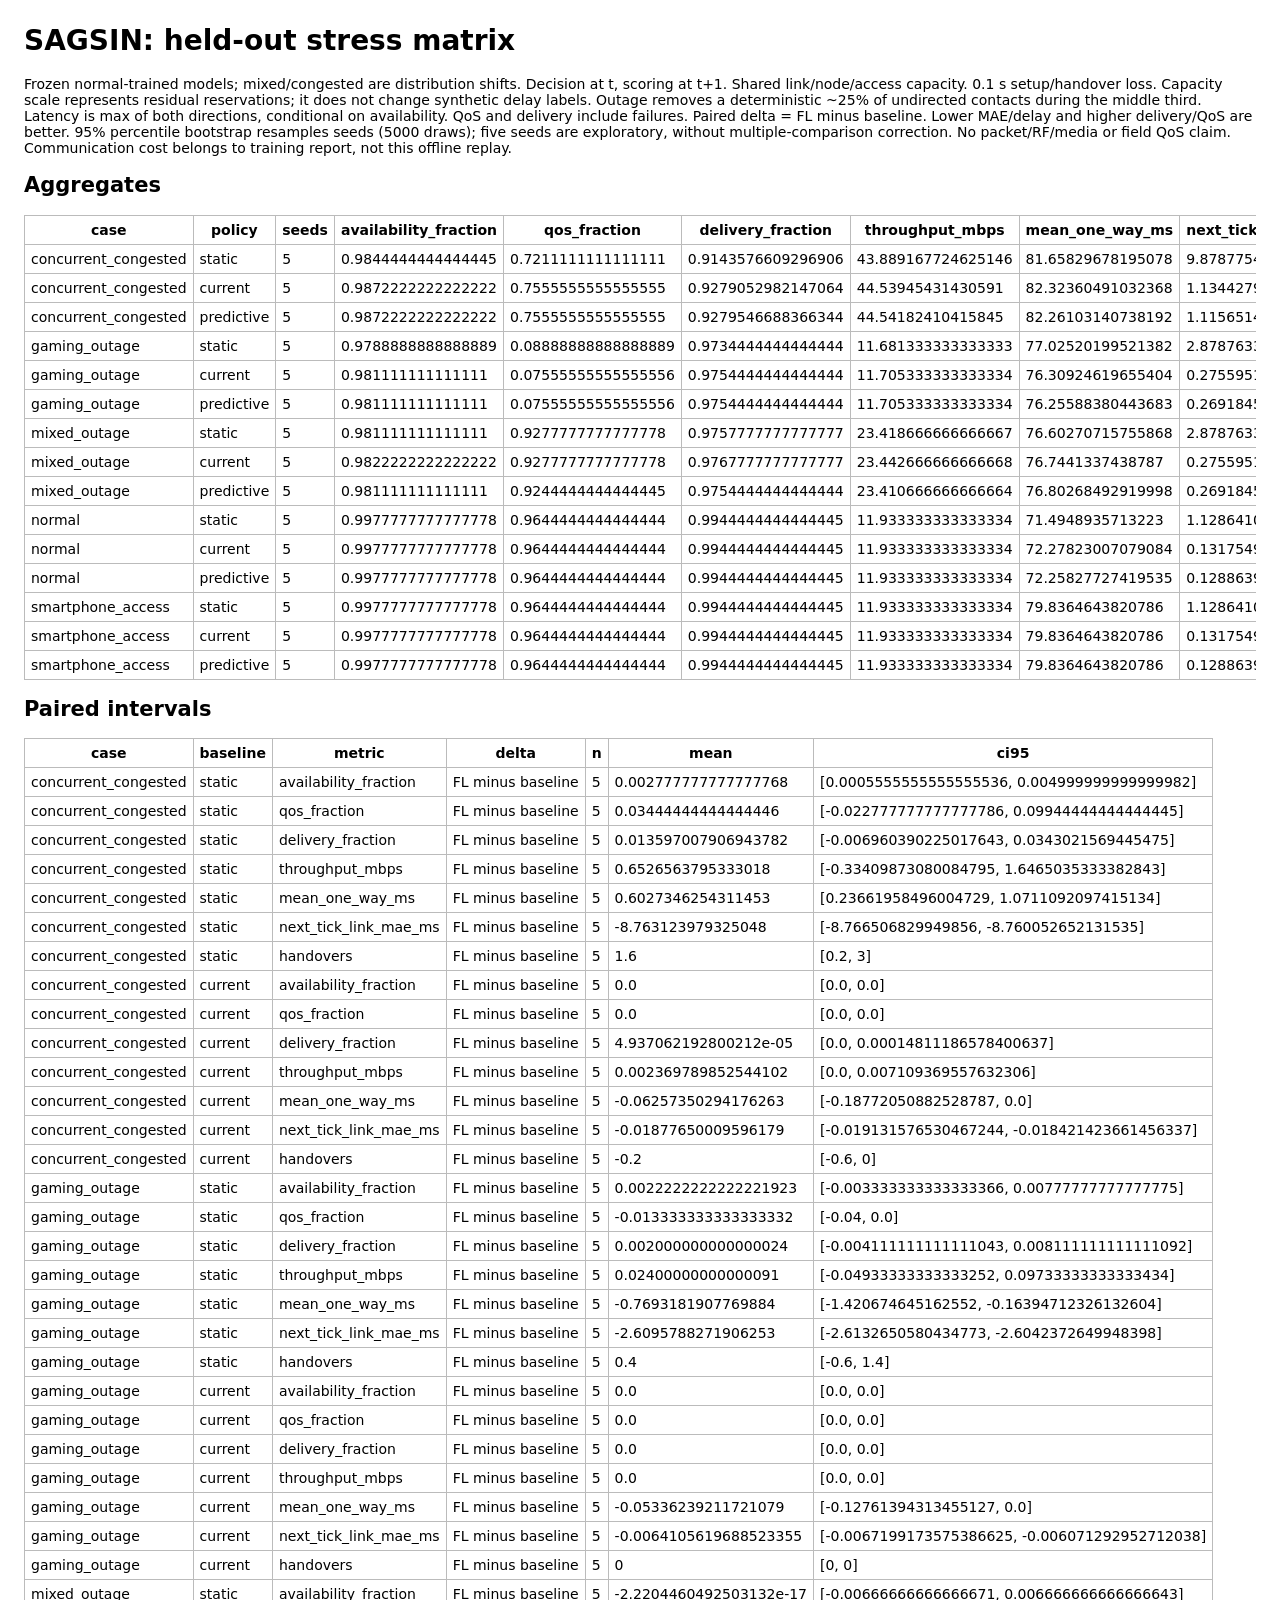
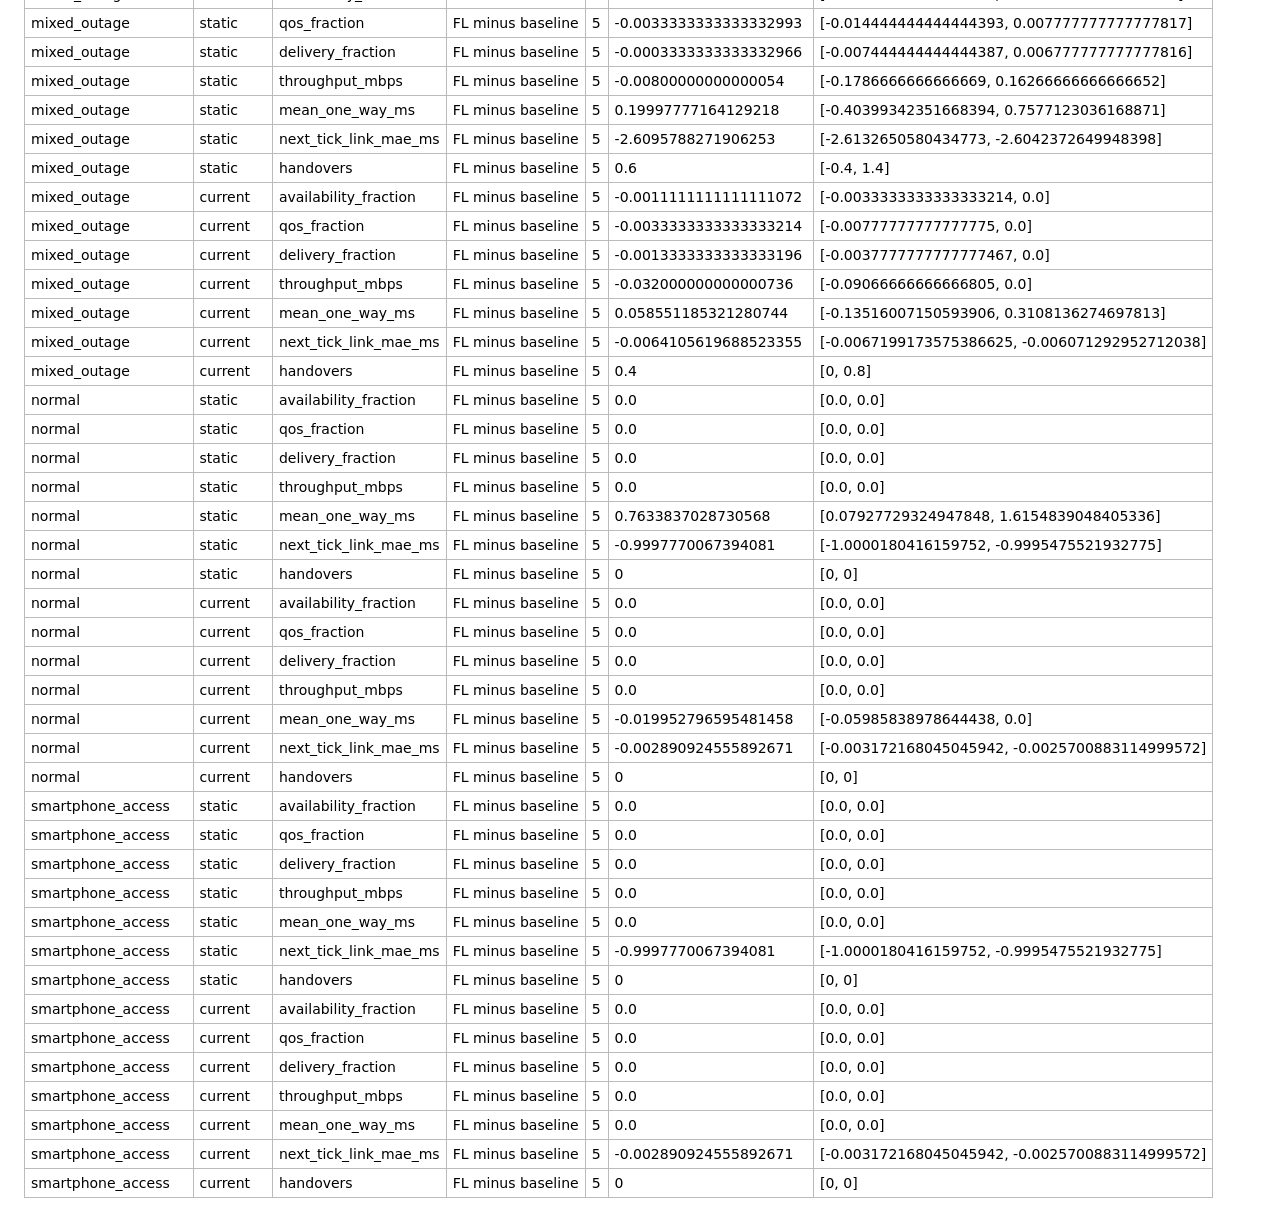
<file: data/output/acceptance_20261031_final/report.html>
<!doctype html><meta charset="utf-8"><title>SAGSIN acceptance matrix</title><style>body{font:14px system-ui;margin:24px}section{overflow:auto}table{border-collapse:collapse}td,th{border:1px solid #bbb;padding:6px}</style><h1>SAGSIN: held-out stress matrix</h1><p>Frozen normal-trained models; mixed/congested are distribution shifts. Decision at t, scoring at t+1. Shared link/node/access capacity. 0.1 s setup/handover loss. Capacity scale represents residual reservations; it does not change synthetic delay labels. Outage removes a deterministic ~25% of undirected contacts during the middle third. Latency is max of both directions, conditional on availability. QoS and delivery include failures. Paired delta = FL minus baseline. Lower MAE/delay and higher delivery/QoS are better. 95% percentile bootstrap resamples seeds (5000 draws); five seeds are exploratory, without multiple-comparison correction. No packet/RF/media or field QoS claim. Communication cost belongs to training report, not this offline replay.</p><h2>Aggregates</h2><section><table><tr><th>case</th><th>policy</th><th>seeds</th><th>availability_fraction</th><th>qos_fraction</th><th>delivery_fraction</th><th>throughput_mbps</th><th>mean_one_way_ms</th><th>next_tick_link_mae_ms</th><th>handovers</th></tr><tr><td>concurrent_congested</td><td>static</td><td>5</td><td>0.9844444444444445</td><td>0.7211111111111111</td><td>0.9143576609296906</td><td>43.889167724625146</td><td>81.65829678195078</td><td>9.87877540466005</td><td>6</td></tr><tr><td>concurrent_congested</td><td>current</td><td>5</td><td>0.9872222222222222</td><td>0.7555555555555555</td><td>0.9279052982147064</td><td>44.53945431430591</td><td>82.32360491032368</td><td>1.1344279254309657</td><td>7.8</td></tr><tr><td>concurrent_congested</td><td>predictive</td><td>5</td><td>0.9872222222222222</td><td>0.7555555555555555</td><td>0.9279546688366344</td><td>44.54182410415845</td><td>82.26103140738192</td><td>1.1156514253350038</td><td>7.6</td></tr><tr><td>gaming_outage</td><td>static</td><td>5</td><td>0.9788888888888889</td><td>0.08888888888888889</td><td>0.9734444444444444</td><td>11.681333333333333</td><td>77.02520199521382</td><td>2.8787633907357324</td><td>3.8</td></tr><tr><td>gaming_outage</td><td>current</td><td>5</td><td>0.981111111111111</td><td>0.07555555555555556</td><td>0.9754444444444444</td><td>11.705333333333334</td><td>76.30924619655404</td><td>0.2755951255139595</td><td>4.2</td></tr><tr><td>gaming_outage</td><td>predictive</td><td>5</td><td>0.981111111111111</td><td>0.07555555555555556</td><td>0.9754444444444444</td><td>11.705333333333334</td><td>76.25588380443683</td><td>0.26918456354510717</td><td>4.2</td></tr><tr><td>mixed_outage</td><td>static</td><td>5</td><td>0.981111111111111</td><td>0.9277777777777778</td><td>0.9757777777777777</td><td>23.418666666666667</td><td>76.60270715755868</td><td>2.8787633907357324</td><td>3.6</td></tr><tr><td>mixed_outage</td><td>current</td><td>5</td><td>0.9822222222222222</td><td>0.9277777777777778</td><td>0.9767777777777777</td><td>23.442666666666668</td><td>76.7441337438787</td><td>0.2755951255139595</td><td>3.8</td></tr><tr><td>mixed_outage</td><td>predictive</td><td>5</td><td>0.981111111111111</td><td>0.9244444444444445</td><td>0.9754444444444444</td><td>23.410666666666664</td><td>76.80268492919998</td><td>0.26918456354510717</td><td>4.2</td></tr><tr><td>normal</td><td>static</td><td>5</td><td>0.9977777777777778</td><td>0.9644444444444444</td><td>0.9944444444444445</td><td>11.933333333333334</td><td>71.4948935713223</td><td>1.1286410044611368</td><td>0</td></tr><tr><td>normal</td><td>current</td><td>5</td><td>0.9977777777777778</td><td>0.9644444444444444</td><td>0.9944444444444445</td><td>11.933333333333334</td><td>72.27823007079084</td><td>0.13175492227762145</td><td>0</td></tr><tr><td>normal</td><td>predictive</td><td>5</td><td>0.9977777777777778</td><td>0.9644444444444444</td><td>0.9944444444444445</td><td>11.933333333333334</td><td>72.25827727419535</td><td>0.12886399772172877</td><td>0</td></tr><tr><td>smartphone_access</td><td>static</td><td>5</td><td>0.9977777777777778</td><td>0.9644444444444444</td><td>0.9944444444444445</td><td>11.933333333333334</td><td>79.8364643820786</td><td>1.1286410044611368</td><td>0</td></tr><tr><td>smartphone_access</td><td>current</td><td>5</td><td>0.9977777777777778</td><td>0.9644444444444444</td><td>0.9944444444444445</td><td>11.933333333333334</td><td>79.8364643820786</td><td>0.13175492227762145</td><td>0</td></tr><tr><td>smartphone_access</td><td>predictive</td><td>5</td><td>0.9977777777777778</td><td>0.9644444444444444</td><td>0.9944444444444445</td><td>11.933333333333334</td><td>79.8364643820786</td><td>0.12886399772172877</td><td>0</td></tr></table></section><h2>Paired intervals</h2><section><table><tr><th>case</th><th>baseline</th><th>metric</th><th>delta</th><th>n</th><th>mean</th><th>ci95</th></tr><tr><td>concurrent_congested</td><td>static</td><td>availability_fraction</td><td>FL minus baseline</td><td>5</td><td>0.002777777777777768</td><td>[0.0005555555555555536, 0.004999999999999982]</td></tr><tr><td>concurrent_congested</td><td>static</td><td>qos_fraction</td><td>FL minus baseline</td><td>5</td><td>0.03444444444444446</td><td>[-0.022777777777777786, 0.09944444444444445]</td></tr><tr><td>concurrent_congested</td><td>static</td><td>delivery_fraction</td><td>FL minus baseline</td><td>5</td><td>0.013597007906943782</td><td>[-0.006960390225017643, 0.0343021569445475]</td></tr><tr><td>concurrent_congested</td><td>static</td><td>throughput_mbps</td><td>FL minus baseline</td><td>5</td><td>0.6526563795333018</td><td>[-0.33409873080084795, 1.6465035333382843]</td></tr><tr><td>concurrent_congested</td><td>static</td><td>mean_one_way_ms</td><td>FL minus baseline</td><td>5</td><td>0.6027346254311453</td><td>[0.23661958496004729, 1.0711092097415134]</td></tr><tr><td>concurrent_congested</td><td>static</td><td>next_tick_link_mae_ms</td><td>FL minus baseline</td><td>5</td><td>-8.763123979325048</td><td>[-8.766506829949856, -8.760052652131535]</td></tr><tr><td>concurrent_congested</td><td>static</td><td>handovers</td><td>FL minus baseline</td><td>5</td><td>1.6</td><td>[0.2, 3]</td></tr><tr><td>concurrent_congested</td><td>current</td><td>availability_fraction</td><td>FL minus baseline</td><td>5</td><td>0.0</td><td>[0.0, 0.0]</td></tr><tr><td>concurrent_congested</td><td>current</td><td>qos_fraction</td><td>FL minus baseline</td><td>5</td><td>0.0</td><td>[0.0, 0.0]</td></tr><tr><td>concurrent_congested</td><td>current</td><td>delivery_fraction</td><td>FL minus baseline</td><td>5</td><td>4.937062192800212e-05</td><td>[0.0, 0.00014811186578400637]</td></tr><tr><td>concurrent_congested</td><td>current</td><td>throughput_mbps</td><td>FL minus baseline</td><td>5</td><td>0.002369789852544102</td><td>[0.0, 0.007109369557632306]</td></tr><tr><td>concurrent_congested</td><td>current</td><td>mean_one_way_ms</td><td>FL minus baseline</td><td>5</td><td>-0.06257350294176263</td><td>[-0.18772050882528787, 0.0]</td></tr><tr><td>concurrent_congested</td><td>current</td><td>next_tick_link_mae_ms</td><td>FL minus baseline</td><td>5</td><td>-0.01877650009596179</td><td>[-0.019131576530467244, -0.018421423661456337]</td></tr><tr><td>concurrent_congested</td><td>current</td><td>handovers</td><td>FL minus baseline</td><td>5</td><td>-0.2</td><td>[-0.6, 0]</td></tr><tr><td>gaming_outage</td><td>static</td><td>availability_fraction</td><td>FL minus baseline</td><td>5</td><td>0.0022222222222221923</td><td>[-0.003333333333333366, 0.00777777777777775]</td></tr><tr><td>gaming_outage</td><td>static</td><td>qos_fraction</td><td>FL minus baseline</td><td>5</td><td>-0.013333333333333332</td><td>[-0.04, 0.0]</td></tr><tr><td>gaming_outage</td><td>static</td><td>delivery_fraction</td><td>FL minus baseline</td><td>5</td><td>0.002000000000000024</td><td>[-0.004111111111111043, 0.008111111111111092]</td></tr><tr><td>gaming_outage</td><td>static</td><td>throughput_mbps</td><td>FL minus baseline</td><td>5</td><td>0.02400000000000091</td><td>[-0.04933333333333252, 0.09733333333333434]</td></tr><tr><td>gaming_outage</td><td>static</td><td>mean_one_way_ms</td><td>FL minus baseline</td><td>5</td><td>-0.7693181907769884</td><td>[-1.420674645162552, -0.16394712326132604]</td></tr><tr><td>gaming_outage</td><td>static</td><td>next_tick_link_mae_ms</td><td>FL minus baseline</td><td>5</td><td>-2.6095788271906253</td><td>[-2.6132650580434773, -2.6042372649948398]</td></tr><tr><td>gaming_outage</td><td>static</td><td>handovers</td><td>FL minus baseline</td><td>5</td><td>0.4</td><td>[-0.6, 1.4]</td></tr><tr><td>gaming_outage</td><td>current</td><td>availability_fraction</td><td>FL minus baseline</td><td>5</td><td>0.0</td><td>[0.0, 0.0]</td></tr><tr><td>gaming_outage</td><td>current</td><td>qos_fraction</td><td>FL minus baseline</td><td>5</td><td>0.0</td><td>[0.0, 0.0]</td></tr><tr><td>gaming_outage</td><td>current</td><td>delivery_fraction</td><td>FL minus baseline</td><td>5</td><td>0.0</td><td>[0.0, 0.0]</td></tr><tr><td>gaming_outage</td><td>current</td><td>throughput_mbps</td><td>FL minus baseline</td><td>5</td><td>0.0</td><td>[0.0, 0.0]</td></tr><tr><td>gaming_outage</td><td>current</td><td>mean_one_way_ms</td><td>FL minus baseline</td><td>5</td><td>-0.05336239211721079</td><td>[-0.12761394313455127, 0.0]</td></tr><tr><td>gaming_outage</td><td>current</td><td>next_tick_link_mae_ms</td><td>FL minus baseline</td><td>5</td><td>-0.0064105619688523355</td><td>[-0.0067199173575386625, -0.006071292952712038]</td></tr><tr><td>gaming_outage</td><td>current</td><td>handovers</td><td>FL minus baseline</td><td>5</td><td>0</td><td>[0, 0]</td></tr><tr><td>mixed_outage</td><td>static</td><td>availability_fraction</td><td>FL minus baseline</td><td>5</td><td>-2.2204460492503132e-17</td><td>[-0.00666666666666671, 0.006666666666666643]</td></tr><tr><td>mixed_outage</td><td>static</td><td>qos_fraction</td><td>FL minus baseline</td><td>5</td><td>-0.0033333333333332993</td><td>[-0.014444444444444393, 0.007777777777777817]</td></tr><tr><td>mixed_outage</td><td>static</td><td>delivery_fraction</td><td>FL minus baseline</td><td>5</td><td>-0.0003333333333332966</td><td>[-0.007444444444444387, 0.006777777777777816]</td></tr><tr><td>mixed_outage</td><td>static</td><td>throughput_mbps</td><td>FL minus baseline</td><td>5</td><td>-0.00800000000000054</td><td>[-0.1786666666666669, 0.16266666666666652]</td></tr><tr><td>mixed_outage</td><td>static</td><td>mean_one_way_ms</td><td>FL minus baseline</td><td>5</td><td>0.19997777164129218</td><td>[-0.40399342351668394, 0.7577123036168871]</td></tr><tr><td>mixed_outage</td><td>static</td><td>next_tick_link_mae_ms</td><td>FL minus baseline</td><td>5</td><td>-2.6095788271906253</td><td>[-2.6132650580434773, -2.6042372649948398]</td></tr><tr><td>mixed_outage</td><td>static</td><td>handovers</td><td>FL minus baseline</td><td>5</td><td>0.6</td><td>[-0.4, 1.4]</td></tr><tr><td>mixed_outage</td><td>current</td><td>availability_fraction</td><td>FL minus baseline</td><td>5</td><td>-0.0011111111111111072</td><td>[-0.0033333333333333214, 0.0]</td></tr><tr><td>mixed_outage</td><td>current</td><td>qos_fraction</td><td>FL minus baseline</td><td>5</td><td>-0.0033333333333333214</td><td>[-0.00777777777777775, 0.0]</td></tr><tr><td>mixed_outage</td><td>current</td><td>delivery_fraction</td><td>FL minus baseline</td><td>5</td><td>-0.0013333333333333196</td><td>[-0.0037777777777777467, 0.0]</td></tr><tr><td>mixed_outage</td><td>current</td><td>throughput_mbps</td><td>FL minus baseline</td><td>5</td><td>-0.032000000000000736</td><td>[-0.09066666666666805, 0.0]</td></tr><tr><td>mixed_outage</td><td>current</td><td>mean_one_way_ms</td><td>FL minus baseline</td><td>5</td><td>0.058551185321280744</td><td>[-0.13516007150593906, 0.3108136274697813]</td></tr><tr><td>mixed_outage</td><td>current</td><td>next_tick_link_mae_ms</td><td>FL minus baseline</td><td>5</td><td>-0.0064105619688523355</td><td>[-0.0067199173575386625, -0.006071292952712038]</td></tr><tr><td>mixed_outage</td><td>current</td><td>handovers</td><td>FL minus baseline</td><td>5</td><td>0.4</td><td>[0, 0.8]</td></tr><tr><td>normal</td><td>static</td><td>availability_fraction</td><td>FL minus baseline</td><td>5</td><td>0.0</td><td>[0.0, 0.0]</td></tr><tr><td>normal</td><td>static</td><td>qos_fraction</td><td>FL minus baseline</td><td>5</td><td>0.0</td><td>[0.0, 0.0]</td></tr><tr><td>normal</td><td>static</td><td>delivery_fraction</td><td>FL minus baseline</td><td>5</td><td>0.0</td><td>[0.0, 0.0]</td></tr><tr><td>normal</td><td>static</td><td>throughput_mbps</td><td>FL minus baseline</td><td>5</td><td>0.0</td><td>[0.0, 0.0]</td></tr><tr><td>normal</td><td>static</td><td>mean_one_way_ms</td><td>FL minus baseline</td><td>5</td><td>0.7633837028730568</td><td>[0.07927729324947848, 1.6154839048405336]</td></tr><tr><td>normal</td><td>static</td><td>next_tick_link_mae_ms</td><td>FL minus baseline</td><td>5</td><td>-0.9997770067394081</td><td>[-1.0000180416159752, -0.9995475521932775]</td></tr><tr><td>normal</td><td>static</td><td>handovers</td><td>FL minus baseline</td><td>5</td><td>0</td><td>[0, 0]</td></tr><tr><td>normal</td><td>current</td><td>availability_fraction</td><td>FL minus baseline</td><td>5</td><td>0.0</td><td>[0.0, 0.0]</td></tr><tr><td>normal</td><td>current</td><td>qos_fraction</td><td>FL minus baseline</td><td>5</td><td>0.0</td><td>[0.0, 0.0]</td></tr><tr><td>normal</td><td>current</td><td>delivery_fraction</td><td>FL minus baseline</td><td>5</td><td>0.0</td><td>[0.0, 0.0]</td></tr><tr><td>normal</td><td>current</td><td>throughput_mbps</td><td>FL minus baseline</td><td>5</td><td>0.0</td><td>[0.0, 0.0]</td></tr><tr><td>normal</td><td>current</td><td>mean_one_way_ms</td><td>FL minus baseline</td><td>5</td><td>-0.019952796595481458</td><td>[-0.05985838978644438, 0.0]</td></tr><tr><td>normal</td><td>current</td><td>next_tick_link_mae_ms</td><td>FL minus baseline</td><td>5</td><td>-0.002890924555892671</td><td>[-0.003172168045045942, -0.0025700883114999572]</td></tr><tr><td>normal</td><td>current</td><td>handovers</td><td>FL minus baseline</td><td>5</td><td>0</td><td>[0, 0]</td></tr><tr><td>smartphone_access</td><td>static</td><td>availability_fraction</td><td>FL minus baseline</td><td>5</td><td>0.0</td><td>[0.0, 0.0]</td></tr><tr><td>smartphone_access</td><td>static</td><td>qos_fraction</td><td>FL minus baseline</td><td>5</td><td>0.0</td><td>[0.0, 0.0]</td></tr><tr><td>smartphone_access</td><td>static</td><td>delivery_fraction</td><td>FL minus baseline</td><td>5</td><td>0.0</td><td>[0.0, 0.0]</td></tr><tr><td>smartphone_access</td><td>static</td><td>throughput_mbps</td><td>FL minus baseline</td><td>5</td><td>0.0</td><td>[0.0, 0.0]</td></tr><tr><td>smartphone_access</td><td>static</td><td>mean_one_way_ms</td><td>FL minus baseline</td><td>5</td><td>0.0</td><td>[0.0, 0.0]</td></tr><tr><td>smartphone_access</td><td>static</td><td>next_tick_link_mae_ms</td><td>FL minus baseline</td><td>5</td><td>-0.9997770067394081</td><td>[-1.0000180416159752, -0.9995475521932775]</td></tr><tr><td>smartphone_access</td><td>static</td><td>handovers</td><td>FL minus baseline</td><td>5</td><td>0</td><td>[0, 0]</td></tr><tr><td>smartphone_access</td><td>current</td><td>availability_fraction</td><td>FL minus baseline</td><td>5</td><td>0.0</td><td>[0.0, 0.0]</td></tr><tr><td>smartphone_access</td><td>current</td><td>qos_fraction</td><td>FL minus baseline</td><td>5</td><td>0.0</td><td>[0.0, 0.0]</td></tr><tr><td>smartphone_access</td><td>current</td><td>delivery_fraction</td><td>FL minus baseline</td><td>5</td><td>0.0</td><td>[0.0, 0.0]</td></tr><tr><td>smartphone_access</td><td>current</td><td>throughput_mbps</td><td>FL minus baseline</td><td>5</td><td>0.0</td><td>[0.0, 0.0]</td></tr><tr><td>smartphone_access</td><td>current</td><td>mean_one_way_ms</td><td>FL minus baseline</td><td>5</td><td>0.0</td><td>[0.0, 0.0]</td></tr><tr><td>smartphone_access</td><td>current</td><td>next_tick_link_mae_ms</td><td>FL minus baseline</td><td>5</td><td>-0.002890924555892671</td><td>[-0.003172168045045942, -0.0025700883114999572]</td></tr><tr><td>smartphone_access</td><td>current</td><td>handovers</td><td>FL minus baseline</td><td>5</td><td>0</td><td>[0, 0]</td></tr></table></section>
</file>
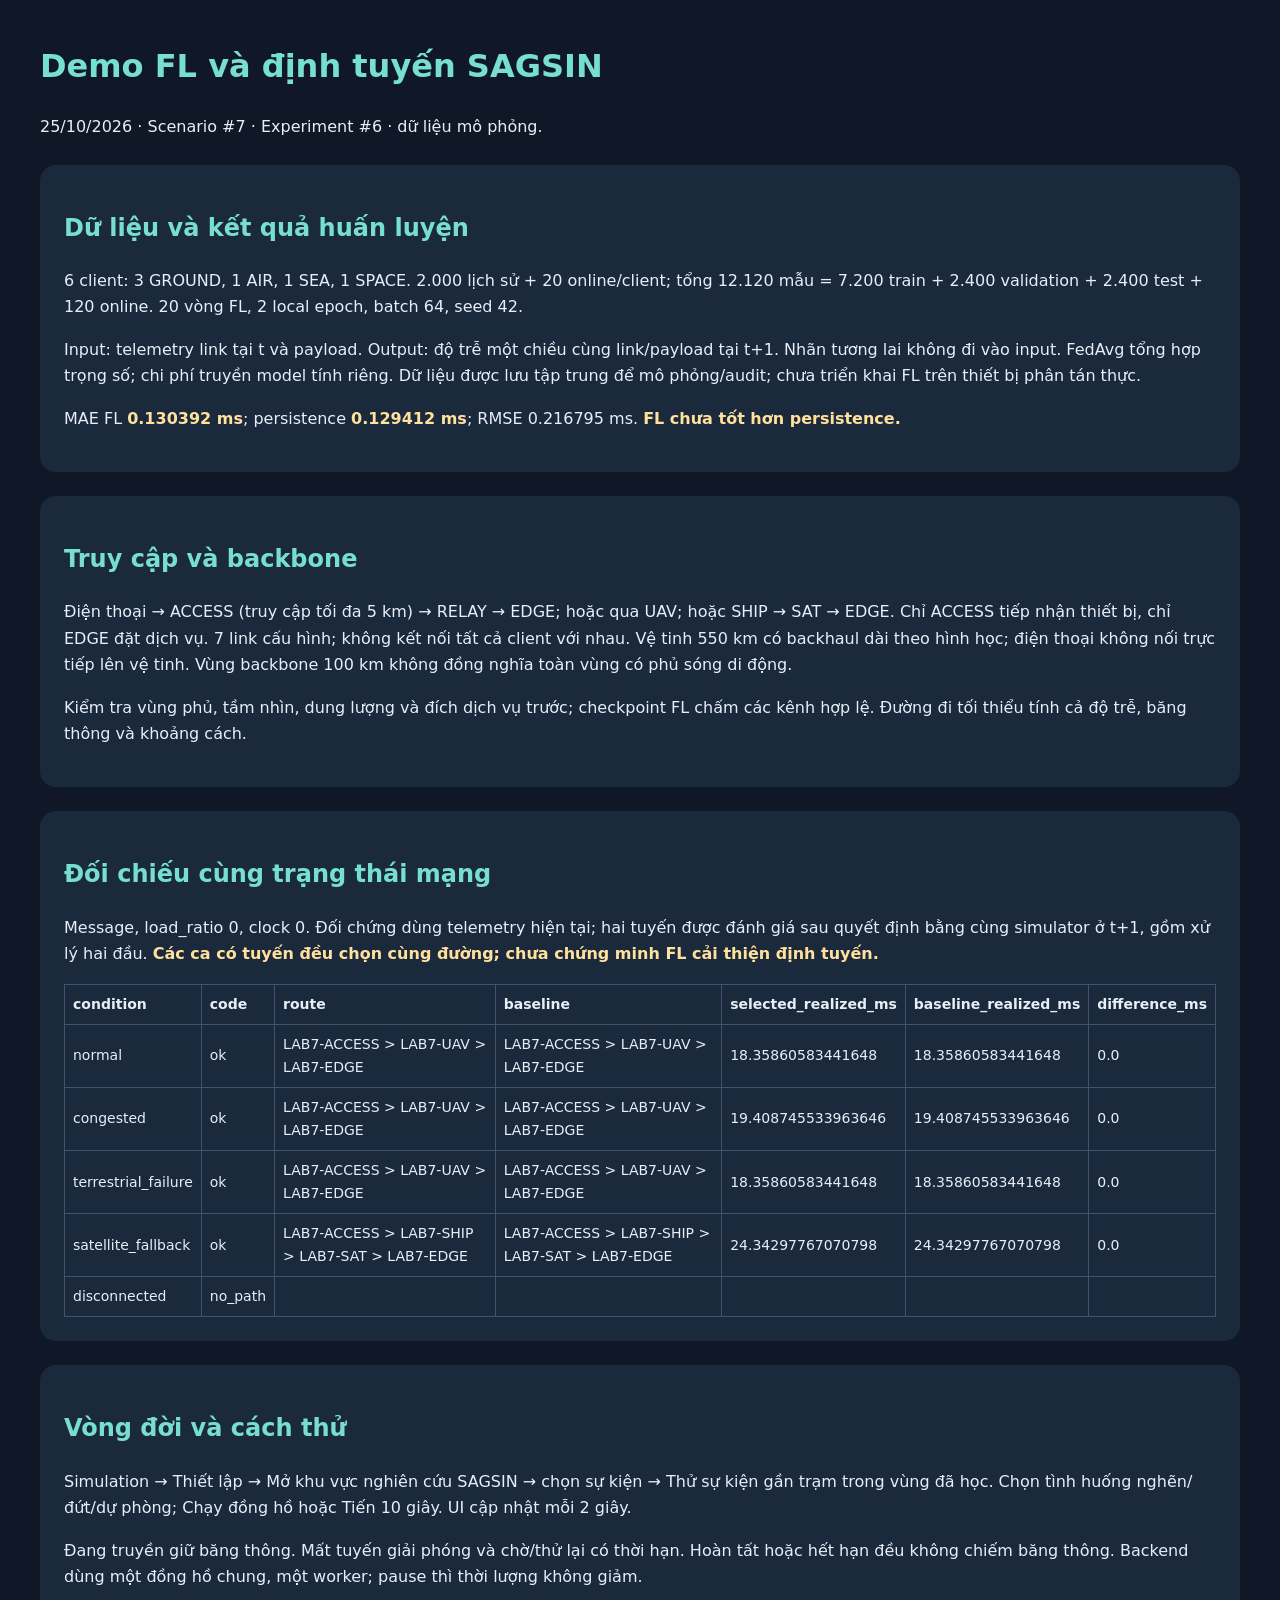
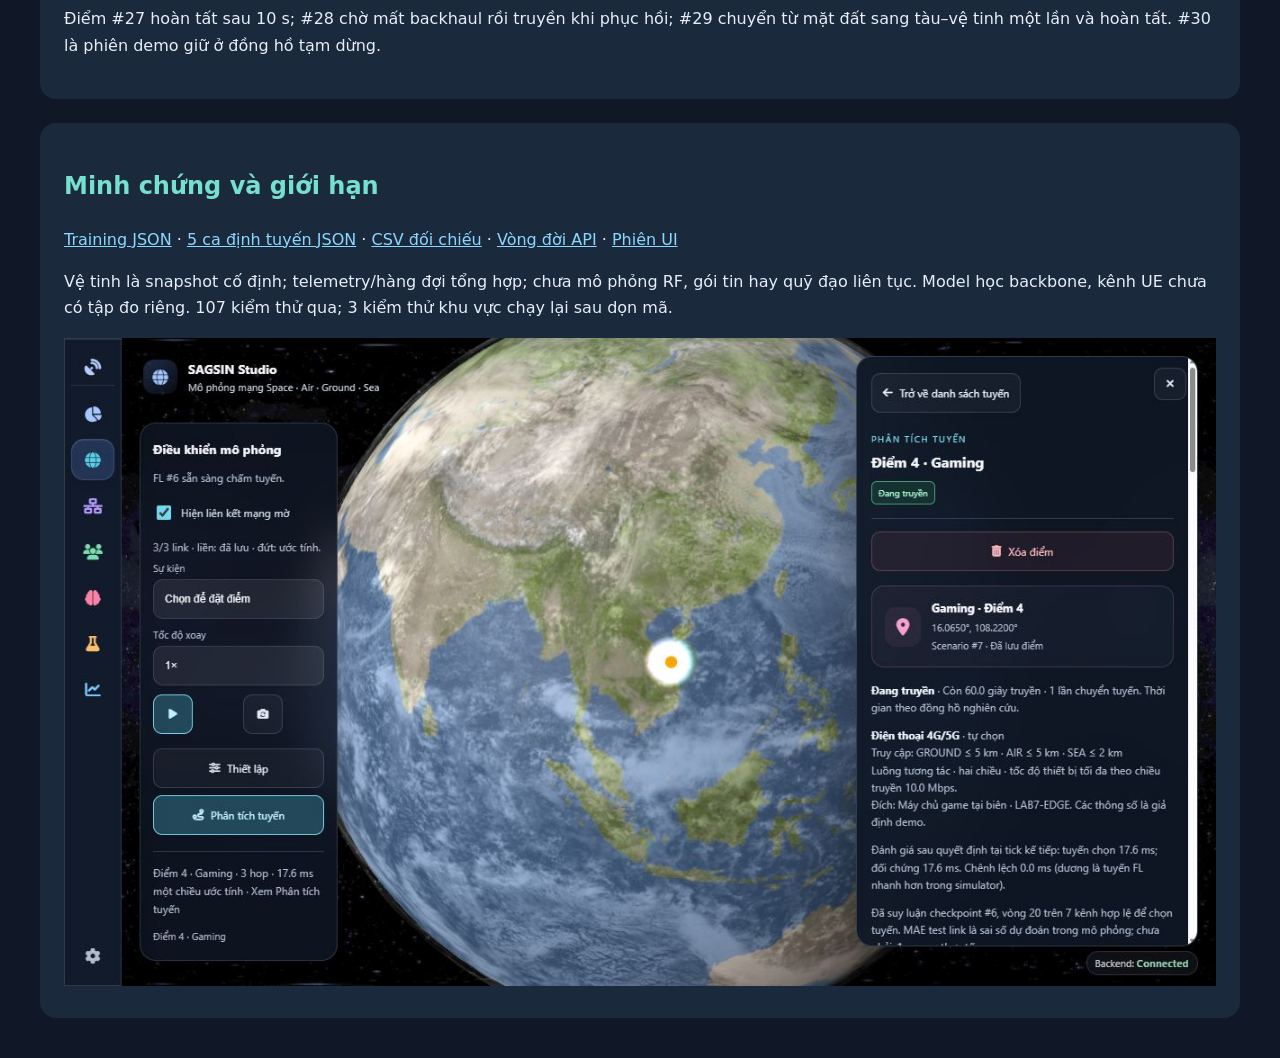
<file: data/output/exports/regional_research/report.html>
<!doctype html><html lang="vi"><meta charset="utf-8"><meta name="viewport" content="width=device-width,initial-scale=1"><title>Demo FL SAGSIN</title><style>body{font:16px/1.65 system-ui;max-width:1200px;margin:40px auto;padding:0 24px;background:#101827;color:#e7eef8}h1,h2{color:#77dfd0}table{border-collapse:collapse;width:100%;font-size:14px}td,th{border:1px solid #41526c;padding:8px;text-align:left}a{color:#8bd8ff}strong{color:#ffe19b}section{background:#1b293d;padding:24px;border-radius:16px;margin:24px 0}img{max-width:100%}.table{overflow:auto}</style>
<h1>Demo FL và định tuyến SAGSIN</h1><p>25/10/2026 · Scenario #7 · Experiment #6 · dữ liệu mô phỏng.</p>
<section><h2>Dữ liệu và kết quả huấn luyện</h2><p>6 client: 3 GROUND, 1 AIR, 1 SEA, 1 SPACE. 2.000 lịch sử + 20 online/client; tổng 12.120 mẫu = 7.200 train + 2.400 validation + 2.400 test + 120 online. 20 vòng FL, 2 local epoch, batch 64, seed 42.</p><p>Input: telemetry link tại t và payload. Output: độ trễ một chiều cùng link/payload tại t+1. Nhãn tương lai không đi vào input. FedAvg tổng hợp trọng số; chi phí truyền model tính riêng. Dữ liệu được lưu tập trung để mô phỏng/audit; chưa triển khai FL trên thiết bị phân tán thực.</p><p>MAE FL <strong>0.130392 ms</strong>; persistence <strong>0.129412 ms</strong>; RMSE 0.216795 ms. <strong>FL chưa tốt hơn persistence.</strong></p></section>
<section><h2>Truy cập và backbone</h2><p>Điện thoại → ACCESS (truy cập tối đa 5 km) → RELAY → EDGE; hoặc qua UAV; hoặc SHIP → SAT → EDGE. Chỉ ACCESS tiếp nhận thiết bị, chỉ EDGE đặt dịch vụ. 7 link cấu hình; không kết nối tất cả client với nhau. Vệ tinh 550 km có backhaul dài theo hình học; điện thoại không nối trực tiếp lên vệ tinh. Vùng backbone 100 km không đồng nghĩa toàn vùng có phủ sóng di động.</p><p>Kiểm tra vùng phủ, tầm nhìn, dung lượng và đích dịch vụ trước; checkpoint FL chấm các kênh hợp lệ. Đường đi tối thiểu tính cả độ trễ, băng thông và khoảng cách.</p></section>
<section><h2>Đối chiếu cùng trạng thái mạng</h2><p>Message, load_ratio 0, clock 0. Đối chứng dùng telemetry hiện tại; hai tuyến được đánh giá sau quyết định bằng cùng simulator ở t+1, gồm xử lý hai đầu. <strong>Các ca có tuyến đều chọn cùng đường; chưa chứng minh FL cải thiện định tuyến.</strong></p><div class="table"><table><tr><th>condition</th><th>code</th><th>route</th><th>baseline</th><th>selected_realized_ms</th><th>baseline_realized_ms</th><th>difference_ms</th></tr><tr><td>normal</td><td>ok</td><td>LAB7-ACCESS &gt; LAB7-UAV &gt; LAB7-EDGE</td><td>LAB7-ACCESS &gt; LAB7-UAV &gt; LAB7-EDGE</td><td>18.35860583441648</td><td>18.35860583441648</td><td>0.0</td></tr><tr><td>congested</td><td>ok</td><td>LAB7-ACCESS &gt; LAB7-UAV &gt; LAB7-EDGE</td><td>LAB7-ACCESS &gt; LAB7-UAV &gt; LAB7-EDGE</td><td>19.408745533963646</td><td>19.408745533963646</td><td>0.0</td></tr><tr><td>terrestrial_failure</td><td>ok</td><td>LAB7-ACCESS &gt; LAB7-UAV &gt; LAB7-EDGE</td><td>LAB7-ACCESS &gt; LAB7-UAV &gt; LAB7-EDGE</td><td>18.35860583441648</td><td>18.35860583441648</td><td>0.0</td></tr><tr><td>satellite_fallback</td><td>ok</td><td>LAB7-ACCESS &gt; LAB7-SHIP &gt; LAB7-SAT &gt; LAB7-EDGE</td><td>LAB7-ACCESS &gt; LAB7-SHIP &gt; LAB7-SAT &gt; LAB7-EDGE</td><td>24.34297767070798</td><td>24.34297767070798</td><td>0.0</td></tr><tr><td>disconnected</td><td>no_path</td><td></td><td></td><td></td><td></td><td></td></tr></table></div></section>
<section><h2>Vòng đời và cách thử</h2><p>Simulation → Thiết lập → Mở khu vực nghiên cứu SAGSIN → chọn sự kiện → Thử sự kiện gần trạm trong vùng đã học. Chọn tình huống nghẽn/đứt/dự phòng; Chạy đồng hồ hoặc Tiến 10 giây. UI cập nhật mỗi 2 giây.</p><p>Đang truyền giữ băng thông. Mất tuyến giải phóng và chờ/thử lại có thời hạn. Hoàn tất hoặc hết hạn đều không chiếm băng thông. Backend dùng một đồng hồ chung, một worker; pause thì thời lượng không giảm.</p><p>Điểm #27 hoàn tất sau 10 s; #28 chờ mất backhaul rồi truyền khi phục hồi; #29 chuyển từ mặt đất sang tàu–vệ tinh một lần và hoàn tất. #30 là phiên demo giữ ở đồng hồ tạm dừng.</p></section>
<section><h2>Minh chứng và giới hạn</h2><p><a href="training.json">Training JSON</a> · <a href="routing-cases.json">5 ca định tuyến JSON</a> · <a href="routing-summary.csv">CSV đối chiếu</a> · <a href="flow-lifecycle.json">Vòng đời API</a> · <a href="ui-session.json">Phiên UI</a></p><p>Vệ tinh là snapshot cố định; telemetry/hàng đợi tổng hợp; chưa mô phỏng RF, gói tin hay quỹ đạo liên tục. Model học backbone, kênh UE chưa có tập đo riêng. 107 kiểm thử qua; 3 kiểm thử khu vực chạy lại sau dọn mã.</p><img src="regional-demo.png" alt="Phiên khu vực nghiên cứu dùng checkpoint FL và chuyển tuyến"></section></html>
</file>
